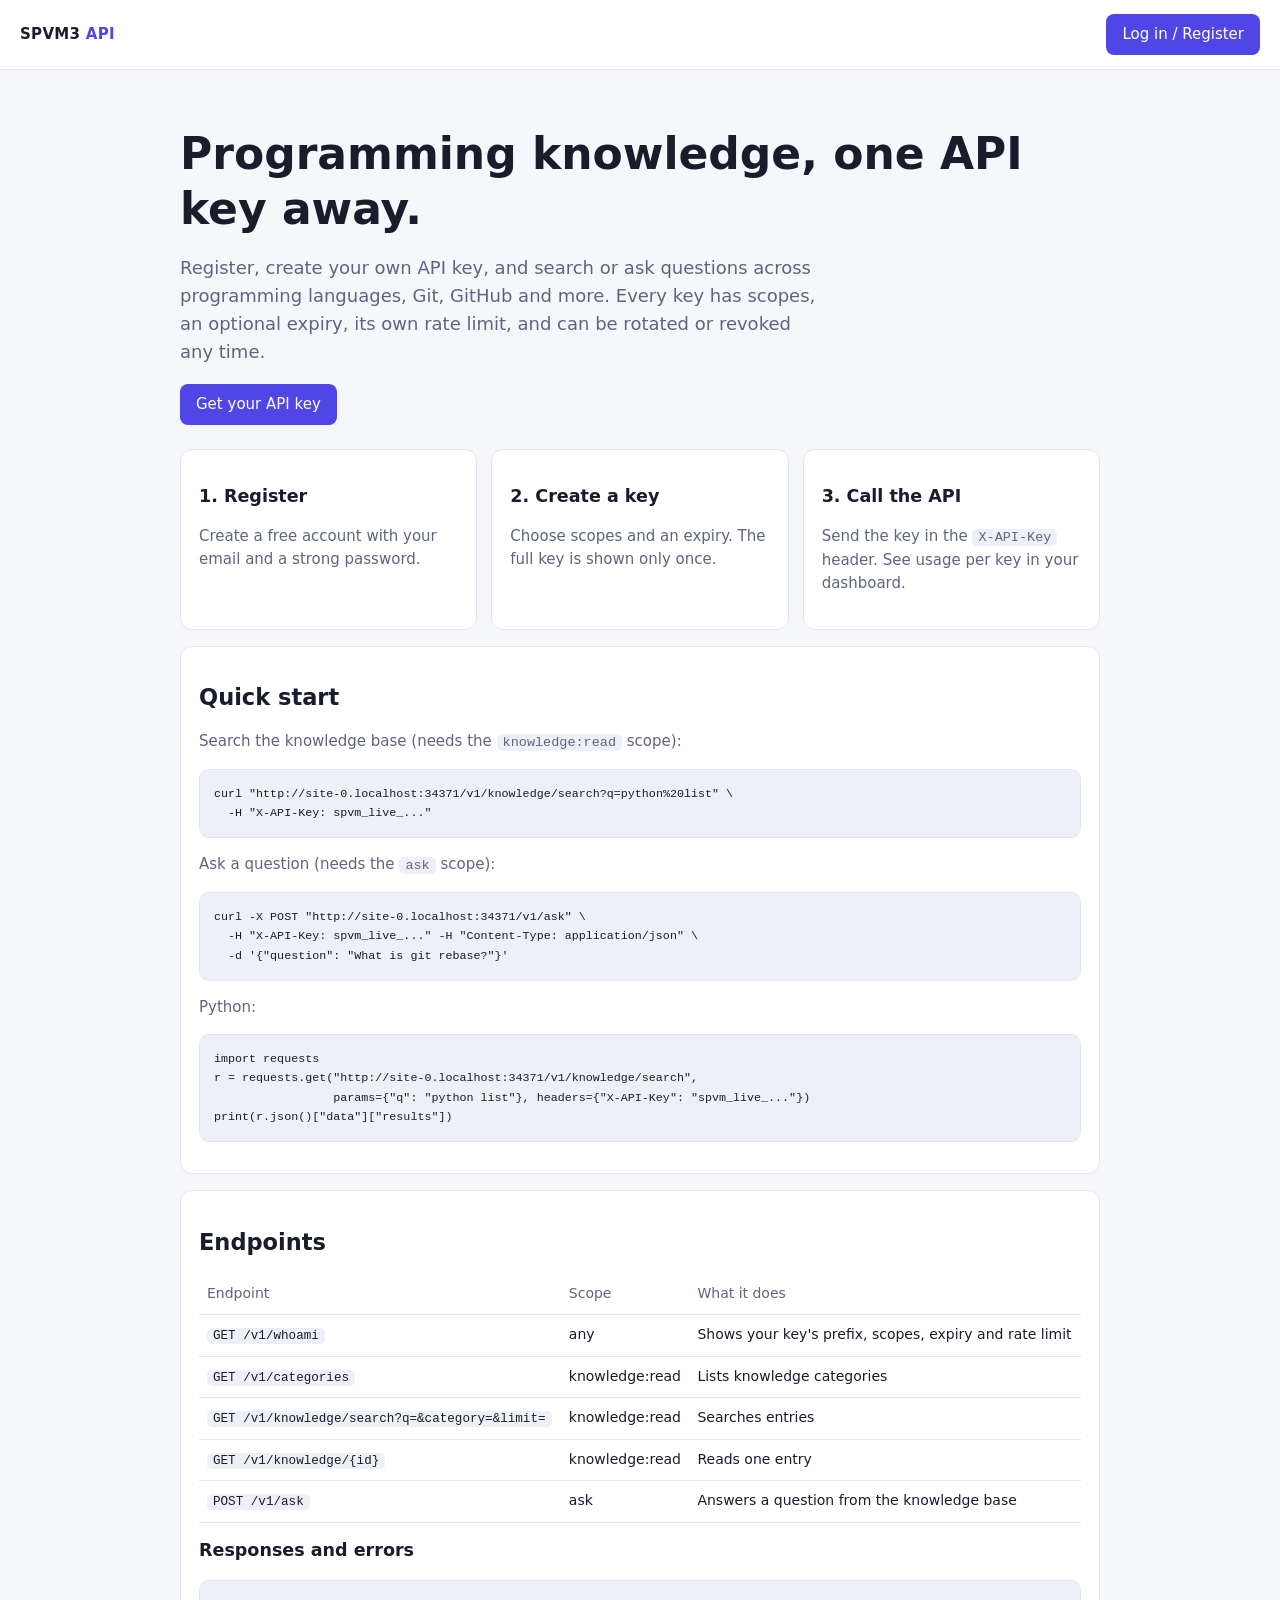
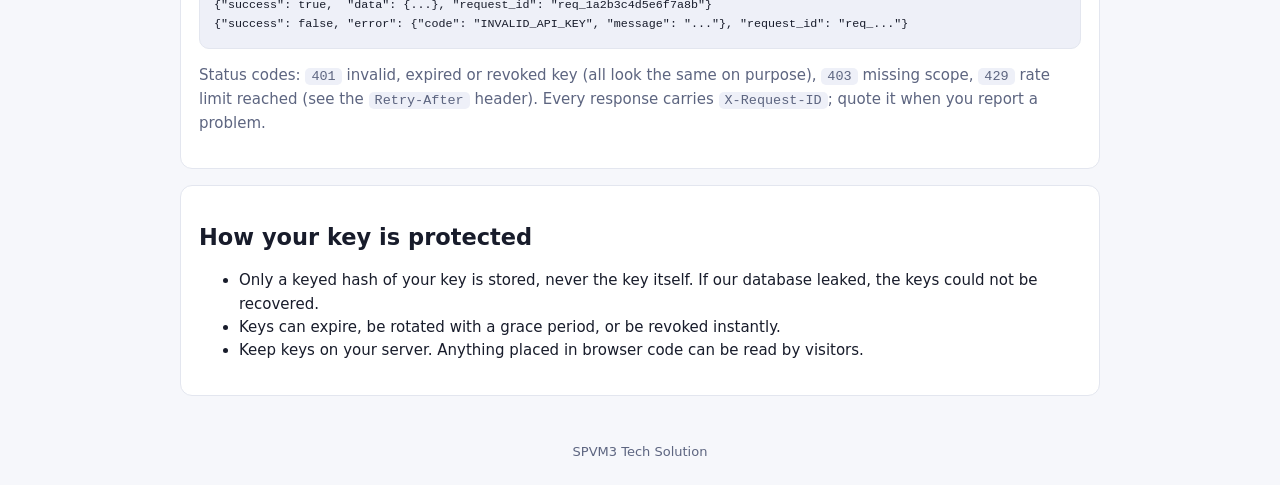
<file: spvm3-api-platform/static/index.html>
<!DOCTYPE html>
<html lang="en">

<head>
  <meta charset="utf-8">
  <meta name="viewport" content="width=device-width, initial-scale=1">
  <title>SPVM3 API - knowledge API with your own API keys</title>
  <meta name="description"
    content="Create an account, generate your own API key, and query a programming knowledge API.">
  <link rel="stylesheet" href="style.css">
  <link rel="icon" href="data:,">
</head>

<body>
  <header class="top">
    <a class="brand" href="/">SPVM3 <span>API</span></a>
    <a class="btn" href="/app">Log in / Register</a>
  </header>
  <main class="wrap">
    <section class="hero">
      <h1>Programming knowledge, one API key away.</h1>
      <p>Register, create your own API key, and search or ask questions across programming languages, Git, GitHub and
        more. Every key has scopes, an optional expiry, its own rate limit, and can be rotated or revoked any time.</p>
      <div class="row"><a class="btn" href="/app">Get your API key</a></div>
    </section>

    <section class="grid3">
      <div class="card">
        <h3>1. Register</h3>
        <p class="muted">Create a free account with your email and a strong password.</p>
      </div>
      <div class="card">
        <h3>2. Create a key</h3>
        <p class="muted">Choose scopes and an expiry. The full key is shown only once.</p>
      </div>
      <div class="card">
        <h3>3. Call the API</h3>
        <p class="muted">Send the key in the <code>X-API-Key</code> header. See usage per key in your dashboard.</p>
      </div>
    </section>

    <section class="card">
      <h2>Quick start</h2>
      <p class="muted">Search the knowledge base (needs the <code>knowledge:read</code> scope):</p>
      <pre><code>curl "<span data-host>https://YOUR-HOST</span>/v1/knowledge/search?q=python%20list" \
  -H "X-API-Key: spvm_live_..."</code></pre>
      <p class="muted">Ask a question (needs the <code>ask</code> scope):</p>
      <pre><code>curl -X POST "<span data-host>https://YOUR-HOST</span>/v1/ask" \
  -H "X-API-Key: spvm_live_..." -H "Content-Type: application/json" \
  -d '{"question": "What is git rebase?"}'</code></pre>
      <p class="muted">Python:</p>
      <pre><code>import requests
r = requests.get("<span data-host>https://YOUR-HOST</span>/v1/knowledge/search",
                 params={"q": "python list"}, headers={"X-API-Key": "spvm_live_..."})
print(r.json()["data"]["results"])</code></pre>
    </section>

    <section class="card">
      <h2>Endpoints</h2>
      <div class="tablewrap">
        <table>
          <thead>
            <tr>
              <th>Endpoint</th>
              <th>Scope</th>
              <th>What it does</th>
            </tr>
          </thead>
          <tbody>
            <tr>
              <td><code>GET /v1/whoami</code></td>
              <td>any</td>
              <td>Shows your key's prefix, scopes, expiry and rate limit</td>
            </tr>
            <tr>
              <td><code>GET /v1/categories</code></td>
              <td>knowledge:read</td>
              <td>Lists knowledge categories</td>
            </tr>
            <tr>
              <td><code>GET /v1/knowledge/search?q=&amp;category=&amp;limit=</code></td>
              <td>knowledge:read</td>
              <td>Searches entries</td>
            </tr>
            <tr>
              <td><code>GET /v1/knowledge/{id}</code></td>
              <td>knowledge:read</td>
              <td>Reads one entry</td>
            </tr>
            <tr>
              <td><code>POST /v1/ask</code></td>
              <td>ask</td>
              <td>Answers a question from the knowledge base</td>
            </tr>
          </tbody>
        </table>
      </div>
      <h3>Responses and errors</h3>
      <pre><code>{"success": true,  "data": {...}, "request_id": "req_1a2b3c4d5e6f7a8b"}
{"success": false, "error": {"code": "INVALID_API_KEY", "message": "..."}, "request_id": "req_..."}</code></pre>
      <p class="muted">Status codes: <code>401</code> invalid, expired or revoked key (all look the same on purpose),
        <code>403</code> missing scope, <code>429</code> rate limit reached (see the <code>Retry-After</code> header).
        Every response carries <code>X-Request-ID</code>; quote it when you report a problem.</p>
    </section>

    <section class="card">
      <h2>How your key is protected</h2>
      <ul>
        <li>Only a keyed hash of your key is stored, never the key itself. If our database leaked, the keys could not be
          recovered.</li>
        <li>Keys can expire, be rotated with a grace period, or be revoked instantly.</li>
        <li>Keep keys on your server. Anything placed in browser code can be read by visitors.</li>
      </ul>
    </section>
  </main>
  <footer>SPVM3 Tech Solution</footer>
  <script src="landing.js"></script>
</body>

</html>
</file>
<file: spvm3-api-platform/static/style.css>
:root{--bg:#f6f7fb;--card:#fff;--line:#e3e6ef;--text:#181c2b;--dim:#5d6580;--accent:#4f46e5;--accent-text:#fff;--bad:#dc2626;--ok:#059669;--warn:#b45309;--code:#eef0f8}
@media (prefers-color-scheme:dark){:root{--bg:#0b1020;--card:#131a2e;--line:#26304d;--text:#e6e9f2;--dim:#98a2c0;--accent:#6366f1;--bad:#f87171;--ok:#34d399;--warn:#fbbf24;--code:#0d1326}}
*{box-sizing:border-box}
body{margin:0;background:var(--bg);color:var(--text);font:15px/1.55 system-ui,-apple-system,"Segoe UI",sans-serif}
a{color:var(--accent)} code,pre{font-family:ui-monospace,Menlo,Consolas,monospace}
code{background:var(--code);padding:1px 6px;border-radius:5px;font-size:.9em}
pre{background:var(--code);border:1px solid var(--line);border-radius:10px;padding:14px;overflow-x:auto;font-size:13px;line-height:1.5}
pre code{background:none;padding:0}
h1,h2,h3{line-height:1.25} .muted{color:var(--dim)} .err{color:var(--bad)} .hidden{display:none!important}
.wrap{max-width:960px;margin:0 auto;padding:0 20px}
header.top{display:flex;align-items:center;justify-content:space-between;gap:12px;padding:14px 20px;border-bottom:1px solid var(--line);background:var(--card);flex-wrap:wrap}
.brand{font-weight:700;letter-spacing:.3px;text-decoration:none;color:var(--text)} .brand span{color:var(--accent)}
button,.btn{background:var(--accent);color:var(--accent-text);border:0;border-radius:8px;padding:9px 16px;cursor:pointer;font:inherit;text-decoration:none;display:inline-block}
button:hover,.btn:hover{filter:brightness(1.08)} button:focus-visible,input:focus-visible,select:focus-visible,textarea:focus-visible,a:focus-visible{outline:2px solid var(--accent);outline-offset:2px}
button.ghost,.btn.ghost{background:transparent;color:var(--text);border:1px solid var(--line)} button.danger{background:var(--bad);color:#fff}
button.small{padding:5px 10px;font-size:13px} button:disabled{opacity:.6;cursor:wait}
input,select,textarea{width:100%;background:var(--card);color:var(--text);border:1px solid var(--line);border-radius:8px;padding:9px 11px;font:inherit}
textarea{min-height:110px;resize:vertical} label{display:block;margin:12px 0 4px;color:var(--dim);font-size:14px}
.card{background:var(--card);border:1px solid var(--line);border-radius:12px;padding:18px;margin-bottom:16px}
.row{display:flex;gap:10px;align-items:center;flex-wrap:wrap;margin-top:12px} .grow{flex:1}
.cards{display:grid;grid-template-columns:repeat(auto-fit,minmax(150px,1fr));gap:12px;margin-bottom:16px}
.stat b{display:block;font-size:26px} .stat span{color:var(--dim);font-size:13px}
.tabs{display:flex;gap:6px;flex-wrap:wrap;padding:12px 0;border-bottom:1px solid var(--line);margin-bottom:18px}
.tabs button{background:transparent;color:var(--text);border:1px solid var(--line)} .tabs button.on{background:var(--accent);color:var(--accent-text);border-color:var(--accent)}
.tablewrap{overflow-x:auto} table{width:100%;border-collapse:collapse;font-size:14px}
th,td{text-align:left;padding:9px 8px;border-bottom:1px solid var(--line);vertical-align:top} th{color:var(--dim);font-weight:500;white-space:nowrap}
.badge{display:inline-block;padding:2px 9px;border-radius:99px;font-size:12px;border:1px solid var(--line)}
.badge.active{color:var(--ok);border-color:var(--ok)} .badge.revoked,.badge.expired,.badge.off{color:var(--bad);border-color:var(--bad)}
.keybox{border:2px dashed var(--ok);border-radius:10px;padding:14px;margin:14px 0;background:var(--code)}
.keybox code{display:block;word-break:break-all;background:none;padding:6px 0;font-size:14px}
.warn{color:var(--warn);font-weight:600}
.checks label{display:flex;gap:8px;align-items:center;margin:6px 0;color:var(--text)} .checks input{width:auto}
.bar{height:10px;background:var(--accent);border-radius:4px;min-width:3px}
.barrow{display:flex;gap:10px;align-items:center;margin:3px 0} .barrow .lbl{width:60px;color:var(--dim);font-size:13px}
.toast{position:fixed;bottom:20px;left:50%;transform:translateX(-50%);background:var(--text);color:var(--bg);padding:10px 18px;border-radius:10px;z-index:50;max-width:90vw}
.toast.bad{background:var(--bad);color:#fff}
.auth{max-width:400px;margin:8vh auto} .auth h2{margin-top:0}
.hero{padding:56px 0 24px} .hero h1{font-size:clamp(28px,5vw,44px);margin:0 0 10px} .hero p{font-size:18px;color:var(--dim);max-width:640px}
.grid3{display:grid;grid-template-columns:repeat(auto-fit,minmax(240px,1fr));gap:14px}
footer{padding:30px 20px;text-align:center;color:var(--dim);font-size:13px}
@media (prefers-reduced-motion:no-preference){.toast{animation:pop .2s ease-out}@keyframes pop{from{opacity:0;transform:translate(-50%,8px)}}}
</file>
